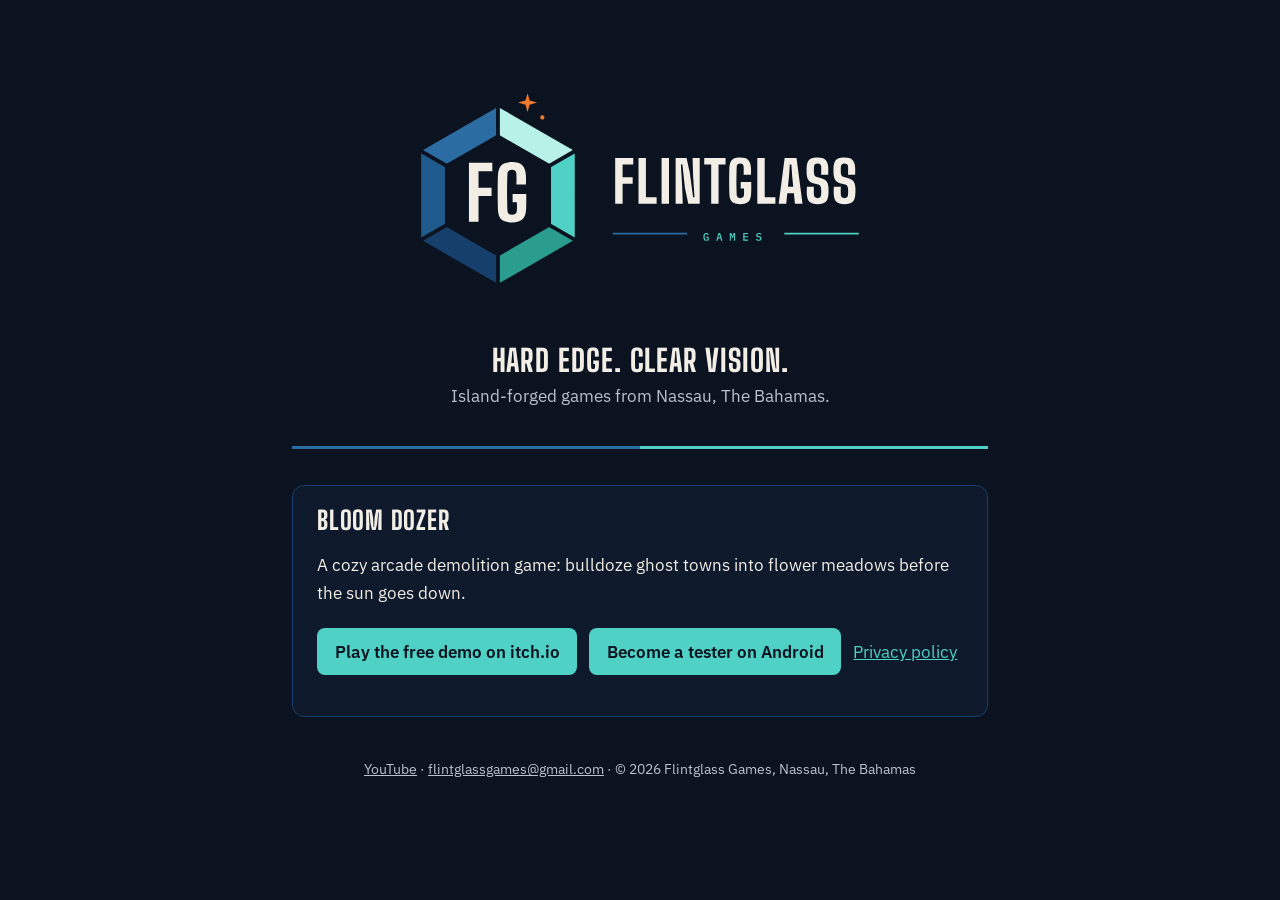
<file: index.html>
<!doctype html>
<html lang="en">
<head>
<meta charset="utf-8">
<meta name="viewport" content="width=device-width, initial-scale=1">
<title>Flintglass Games</title>
<meta name="description" content="Island-forged games from Nassau, The Bahamas. Makers of Bloom Dozer.">
<meta name="theme-color" content="#0B1320">
<link rel="icon" href="/favicon.svg" type="image/svg+xml">
<link rel="stylesheet" href="/site.css">
</head>
<body>
<main class="wrap">
<header>
<img class="lockup" src="/flintglass-games.svg" alt="Flintglass Games" width="859" height="468">
<p class="motto">Hard edge. Clear vision.</p>
<p class="lede">Island-forged games from Nassau, The Bahamas.</p>
</header>
<div class="rule" aria-hidden="true"><span></span><span></span></div>
<section class="game">
<h2>Bloom Dozer</h2>
<p>A cozy arcade demolition game: bulldoze ghost towns into flower meadows before the sun goes down.</p>
<p><a class="btn" href="https://flintglass-games.itch.io/bloom-dozer">Play the free demo on itch.io</a><a class="btn" href="/test/">Become a tester on Android</a><a href="/bloom-dozer/privacy/">Privacy policy</a></p>
</section>
<footer><a href="https://www.youtube.com/@FlintglassGames">YouTube</a> · <a href="mailto:flintglassgames@gmail.com">flintglassgames@gmail.com</a> · © 2026 Flintglass Games, Nassau, The Bahamas</footer>
</main>
</body>
</html>
</file>
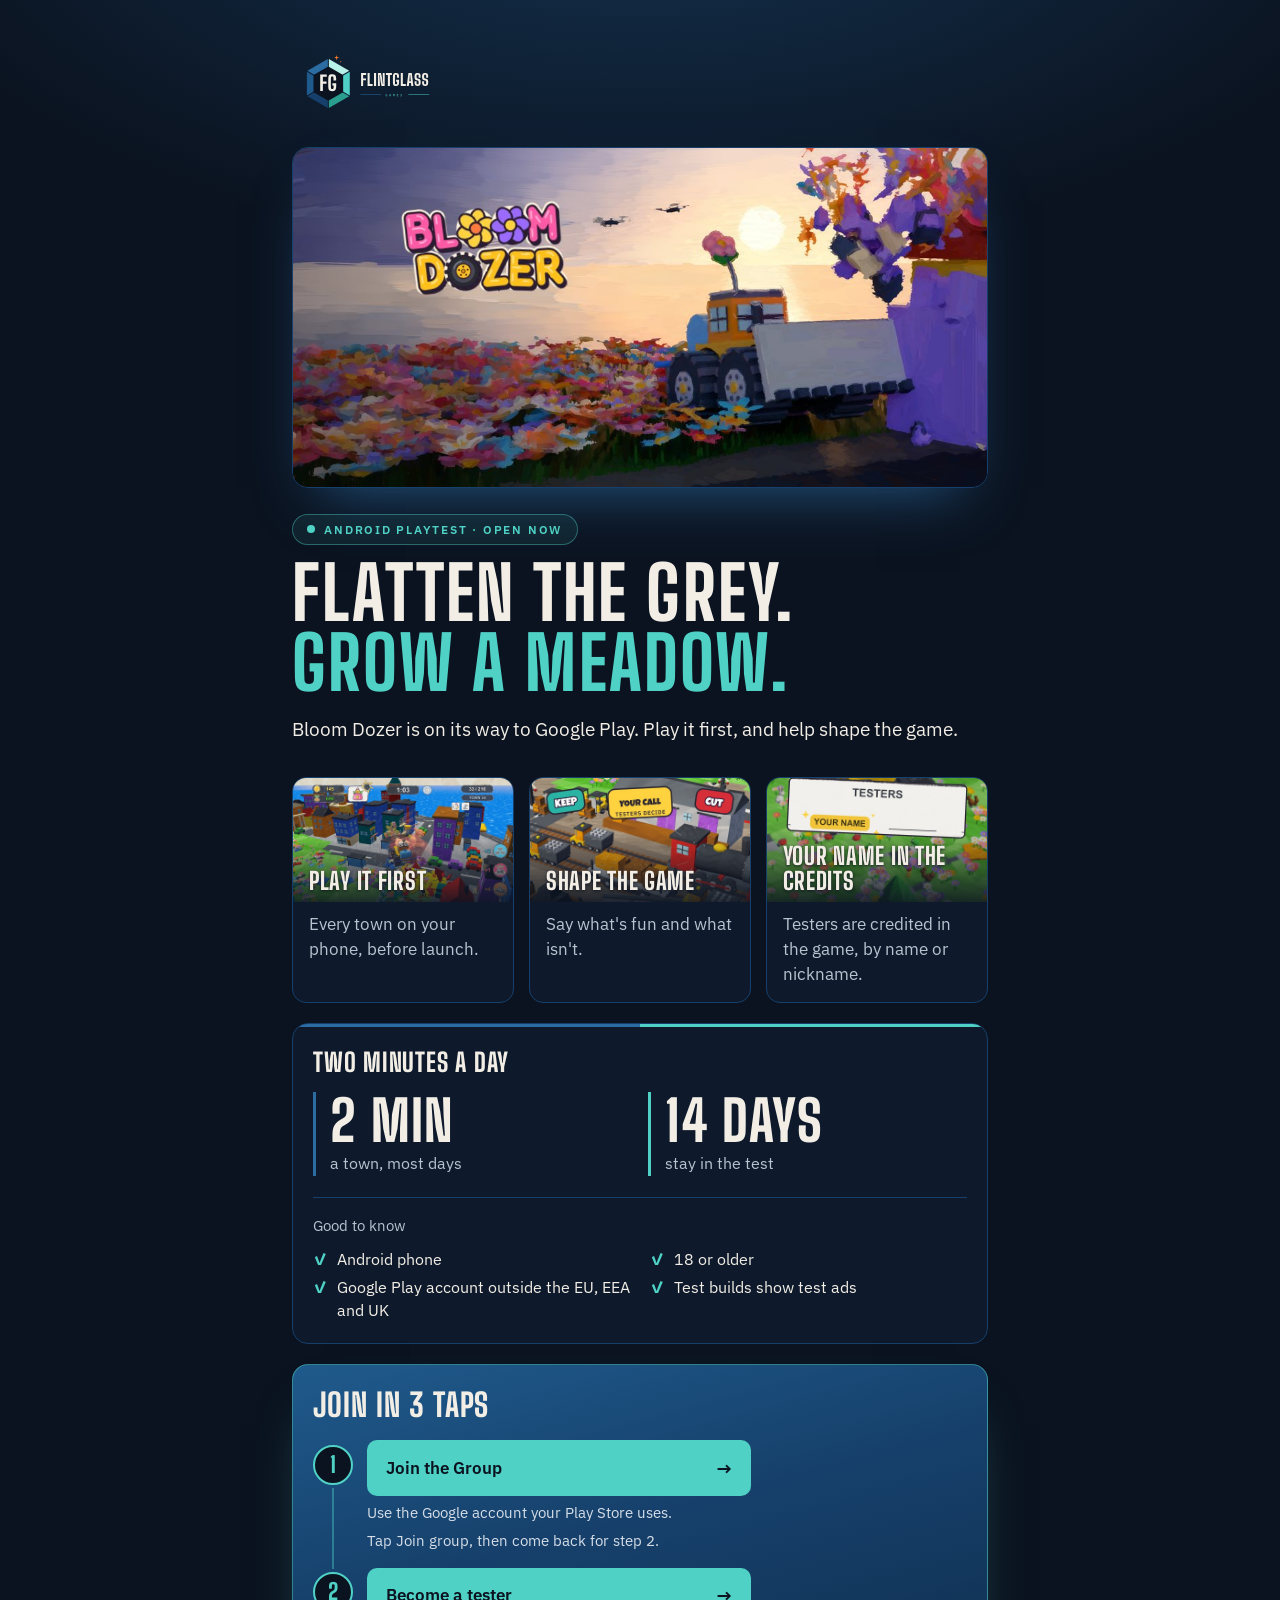
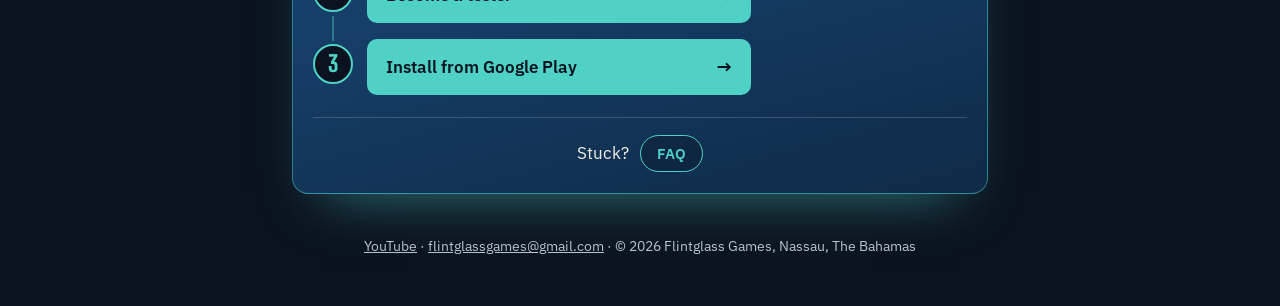
<file: test/index.html>
<!doctype html>
<html lang="en">
<head>
<meta charset="utf-8">
<meta name="viewport" content="width=device-width, initial-scale=1">
<title>Play Bloom Dozer before launch · Flintglass Games</title>
<meta name="description" content="Flatten grey towns into flower meadows. Play Bloom Dozer on Android before launch, help shape it, and get your name in the credits.">
<meta property="og:type" content="website">
<meta property="og:url" content="https://flintglassgames.com/test/">
<meta property="og:title" content="Play Bloom Dozer before launch · Flintglass Games">
<meta property="og:description" content="Flatten grey towns into flower meadows. Play Bloom Dozer on Android before launch, help shape it, and get your name in the credits.">
<meta property="og:image" content="https://flintglassgames.com/test/hero.jpg">
<meta name="twitter:card" content="summary_large_image">
<meta name="theme-color" content="#0B1320">
<link rel="icon" href="/favicon.svg" type="image/svg+xml">
<link rel="stylesheet" href="/site.css">
</head>
<body class="invite">
<main class="wrap">
<nav class="bar"><a class="home" href="/"><img src="/flintglass-games.svg" alt="Flintglass Games home" width="859" height="468"></a></nav>
<img class="hero" src="/test/hero.jpg" alt="Bloom Dozer" width="1024" height="500">
<header class="pitch">
<p class="kicker">Android playtest · open now</p>
<h1><span>Flatten the grey.</span><span>Grow a meadow.</span></h1>
<p class="lede">Bloom Dozer is on its way to Google Play. Play it first, and help shape the game.</p>
</header>
<section class="perks"><article class="perk"><div class="shot"><img src="/test/play_first.jpg" alt="" width="960" height="540"><h3>Play it first</h3></div><p>Every town on your phone, before launch.</p></article><article class="perk"><div class="shot"><img src="/test/shape.jpg" alt="" width="960" height="540"><h3>Shape the game</h3></div><p>Say what&#x27;s fun and what isn&#x27;t.</p></article><article class="perk"><div class="shot"><img src="/test/credits.jpg" alt="" width="960" height="540"><h3>Your name in the credits</h3></div><p>Testers are credited in the game, by name or nickname.</p></article></section>
<section class="panel">
<h2>Two minutes a day</h2>
<div class="tiles"><div class="tile"><b>2 min</b><span>a town, most days</span></div><div class="tile"><b>14 days</b><span>stay in the test</span></div></div>
<div class="facts">Good to know<ul><li>Android phone</li><li>18 or older</li><li>Google Play account outside the EU, EEA and UK</li><li>Test builds show test ads</li></ul></div>
</section>
<section class="panel join" id="join">
<h2>Join in 3 taps</h2>
<ol class="steps"><li class="step"><a class="btn" href="https://groups.google.com/g/bloomdozer-testers/about">Join the Group</a><p class="note">Use the Google account your Play Store uses.</p><p class="note">Tap Join group, then come back for step 2.</p></li><li class="step"><a class="btn" href="https://play.google.com/apps/testing/com.flintglassgames.bloomdozer">Become a tester</a></li><li class="step"><a class="btn" href="https://play.google.com/store/apps/details?id=com.flintglassgames.bloomdozer">Install from Google Play</a></li></ol>
<p class="help">Stuck? <a class="pill" href="/test/faq/">FAQ</a></p>
</section>
<footer><a href="https://www.youtube.com/@FlintglassGames">YouTube</a> · <a href="mailto:flintglassgames@gmail.com">flintglassgames@gmail.com</a> · © 2026 Flintglass Games, Nassau, The Bahamas</footer>
</main>
</body>
</html>
</file>
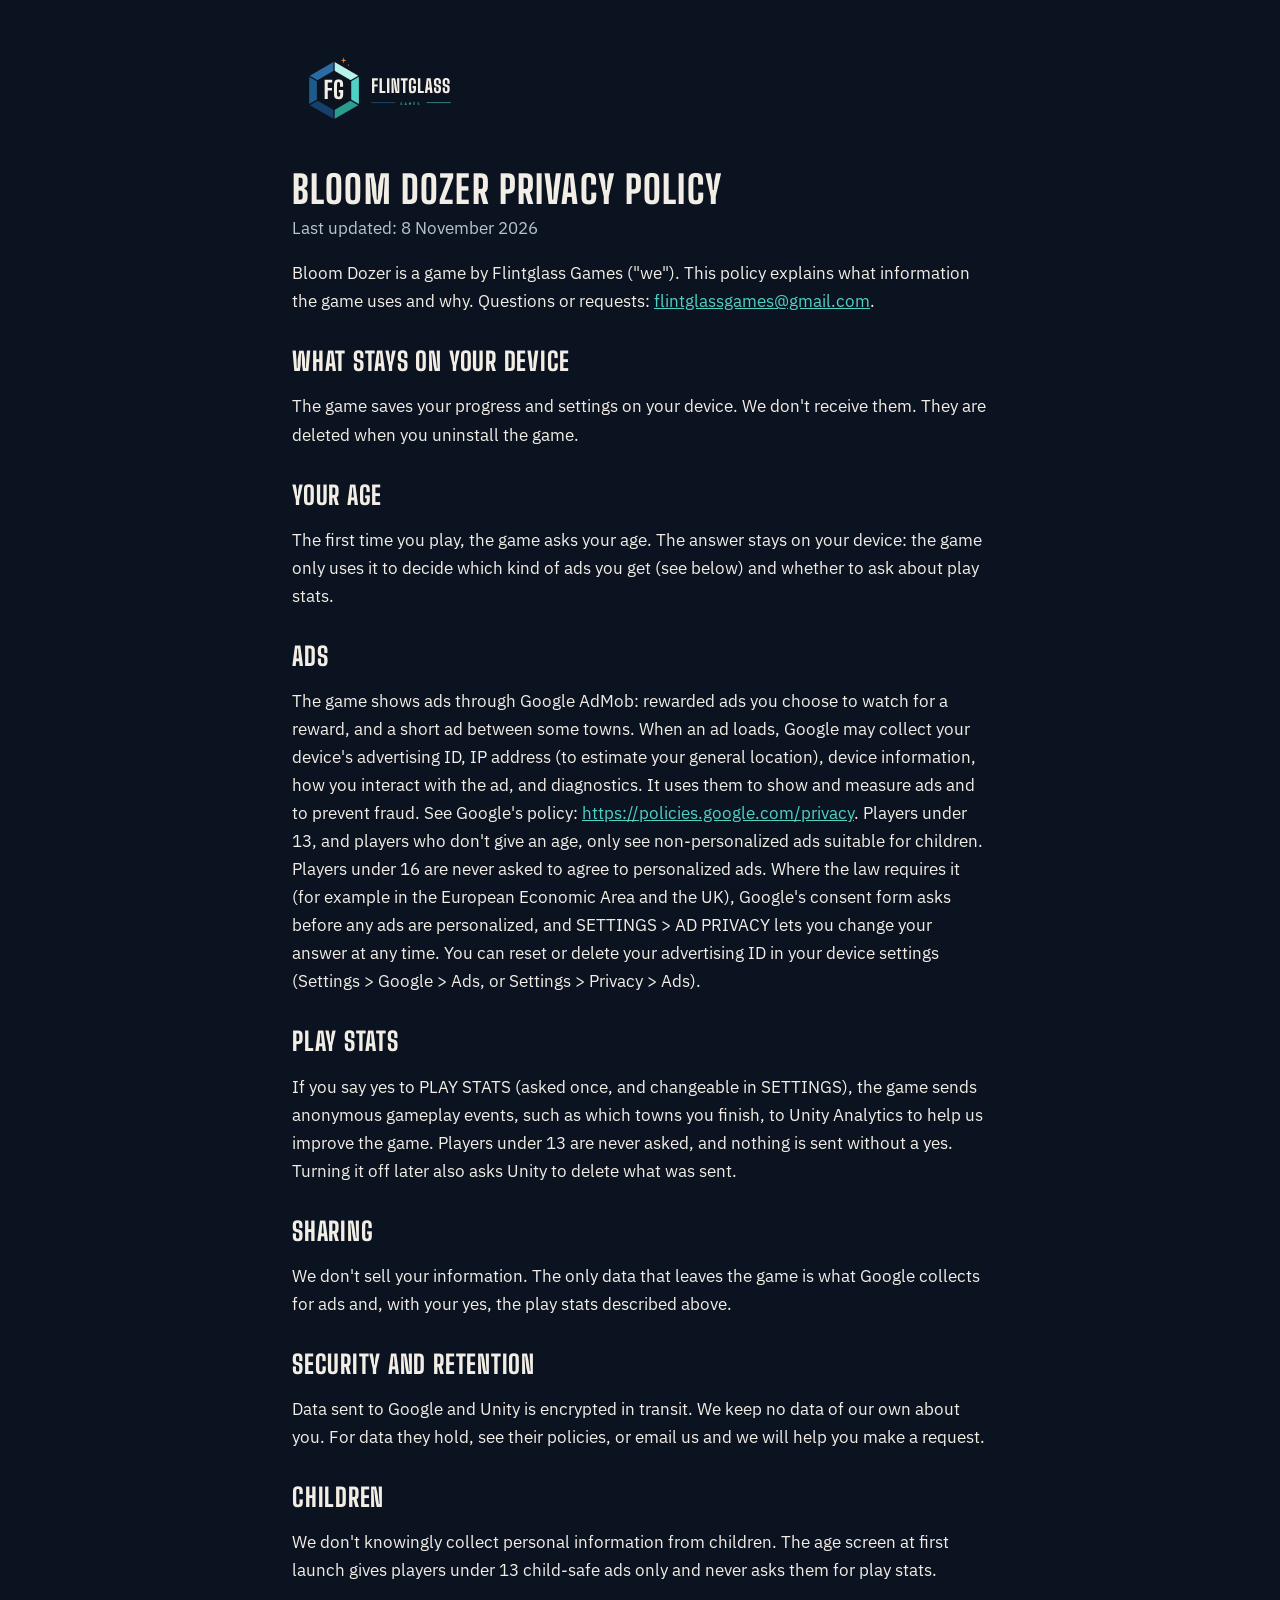
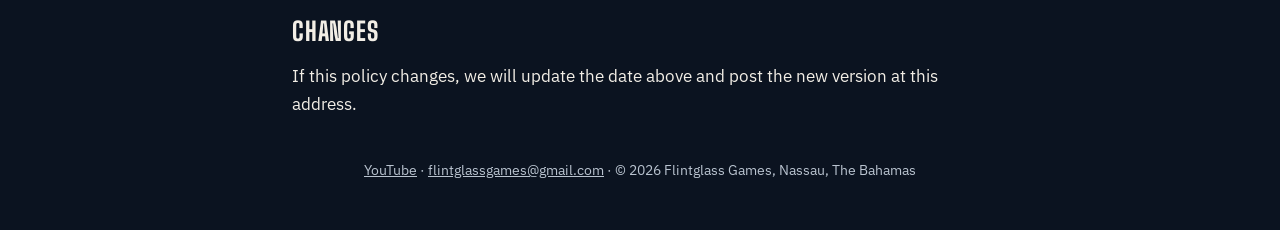
<file: bloom-dozer/privacy/index.html>
<!doctype html>
<html lang="en">
<head>
<meta charset="utf-8">
<meta name="viewport" content="width=device-width, initial-scale=1">
<title>Bloom Dozer privacy policy · Flintglass Games</title>
<meta name="description" content="What information Bloom Dozer uses, what it shares with Google AdMob and Unity Analytics, and why.">
<meta name="theme-color" content="#0B1320">
<link rel="icon" href="/favicon.svg" type="image/svg+xml">
<link rel="stylesheet" href="/site.css">
</head>
<body>
<main class="wrap">
<a class="home" href="/"><img src="/flintglass-games.svg" alt="Flintglass Games home" width="859" height="468"></a>
<h1>Bloom Dozer privacy policy</h1>
<p class="updated">Last updated: 8 November 2026</p>
<p>Bloom Dozer is a game by Flintglass Games (&quot;we&quot;). This policy explains what information the game uses and why. Questions or requests: <a href="mailto:flintglassgames@gmail.com">flintglassgames@gmail.com</a>.</p>
<h2>What stays on your device</h2>
<p>The game saves your progress and settings on your device. We don&#x27;t receive them. They are deleted when you uninstall the game.</p>
<h2>Your age</h2>
<p>The first time you play, the game asks your age. The answer stays on your device: the game only uses it to decide which kind of ads you get (see below) and whether to ask about play stats.</p>
<h2>Ads</h2>
<p>The game shows ads through Google AdMob: rewarded ads you choose to watch for a reward, and a short ad between some towns. When an ad loads, Google may collect your device&#x27;s advertising ID, IP address (to estimate your general location), device information, how you interact with the ad, and diagnostics. It uses them to show and measure ads and to prevent fraud. See Google&#x27;s policy: <a href="https://policies.google.com/privacy">https://policies.google.com/privacy</a>. Players under 13, and players who don&#x27;t give an age, only see non-personalized ads suitable for children. Players under 16 are never asked to agree to personalized ads. Where the law requires it (for example in the European Economic Area and the UK), Google&#x27;s consent form asks before any ads are personalized, and SETTINGS &gt; AD PRIVACY lets you change your answer at any time. You can reset or delete your advertising ID in your device settings (Settings &gt; Google &gt; Ads, or Settings &gt; Privacy &gt; Ads).</p>
<h2>Play stats</h2>
<p>If you say yes to PLAY STATS (asked once, and changeable in SETTINGS), the game sends anonymous gameplay events, such as which towns you finish, to Unity Analytics to help us improve the game. Players under 13 are never asked, and nothing is sent without a yes. Turning it off later also asks Unity to delete what was sent.</p>
<h2>Sharing</h2>
<p>We don&#x27;t sell your information. The only data that leaves the game is what Google collects for ads and, with your yes, the play stats described above.</p>
<h2>Security and retention</h2>
<p>Data sent to Google and Unity is encrypted in transit. We keep no data of our own about you. For data they hold, see their policies, or email us and we will help you make a request.</p>
<h2>Children</h2>
<p>We don&#x27;t knowingly collect personal information from children. The age screen at first launch gives players under 13 child-safe ads only and never asks them for play stats.</p>
<h2>Changes</h2>
<p>If this policy changes, we will update the date above and post the new version at this address.</p>
<footer><a href="https://www.youtube.com/@FlintglassGames">YouTube</a> · <a href="mailto:flintglassgames@gmail.com">flintglassgames@gmail.com</a> · © 2026 Flintglass Games, Nassau, The Bahamas</footer>
</main>
</body>
</html>
</file>
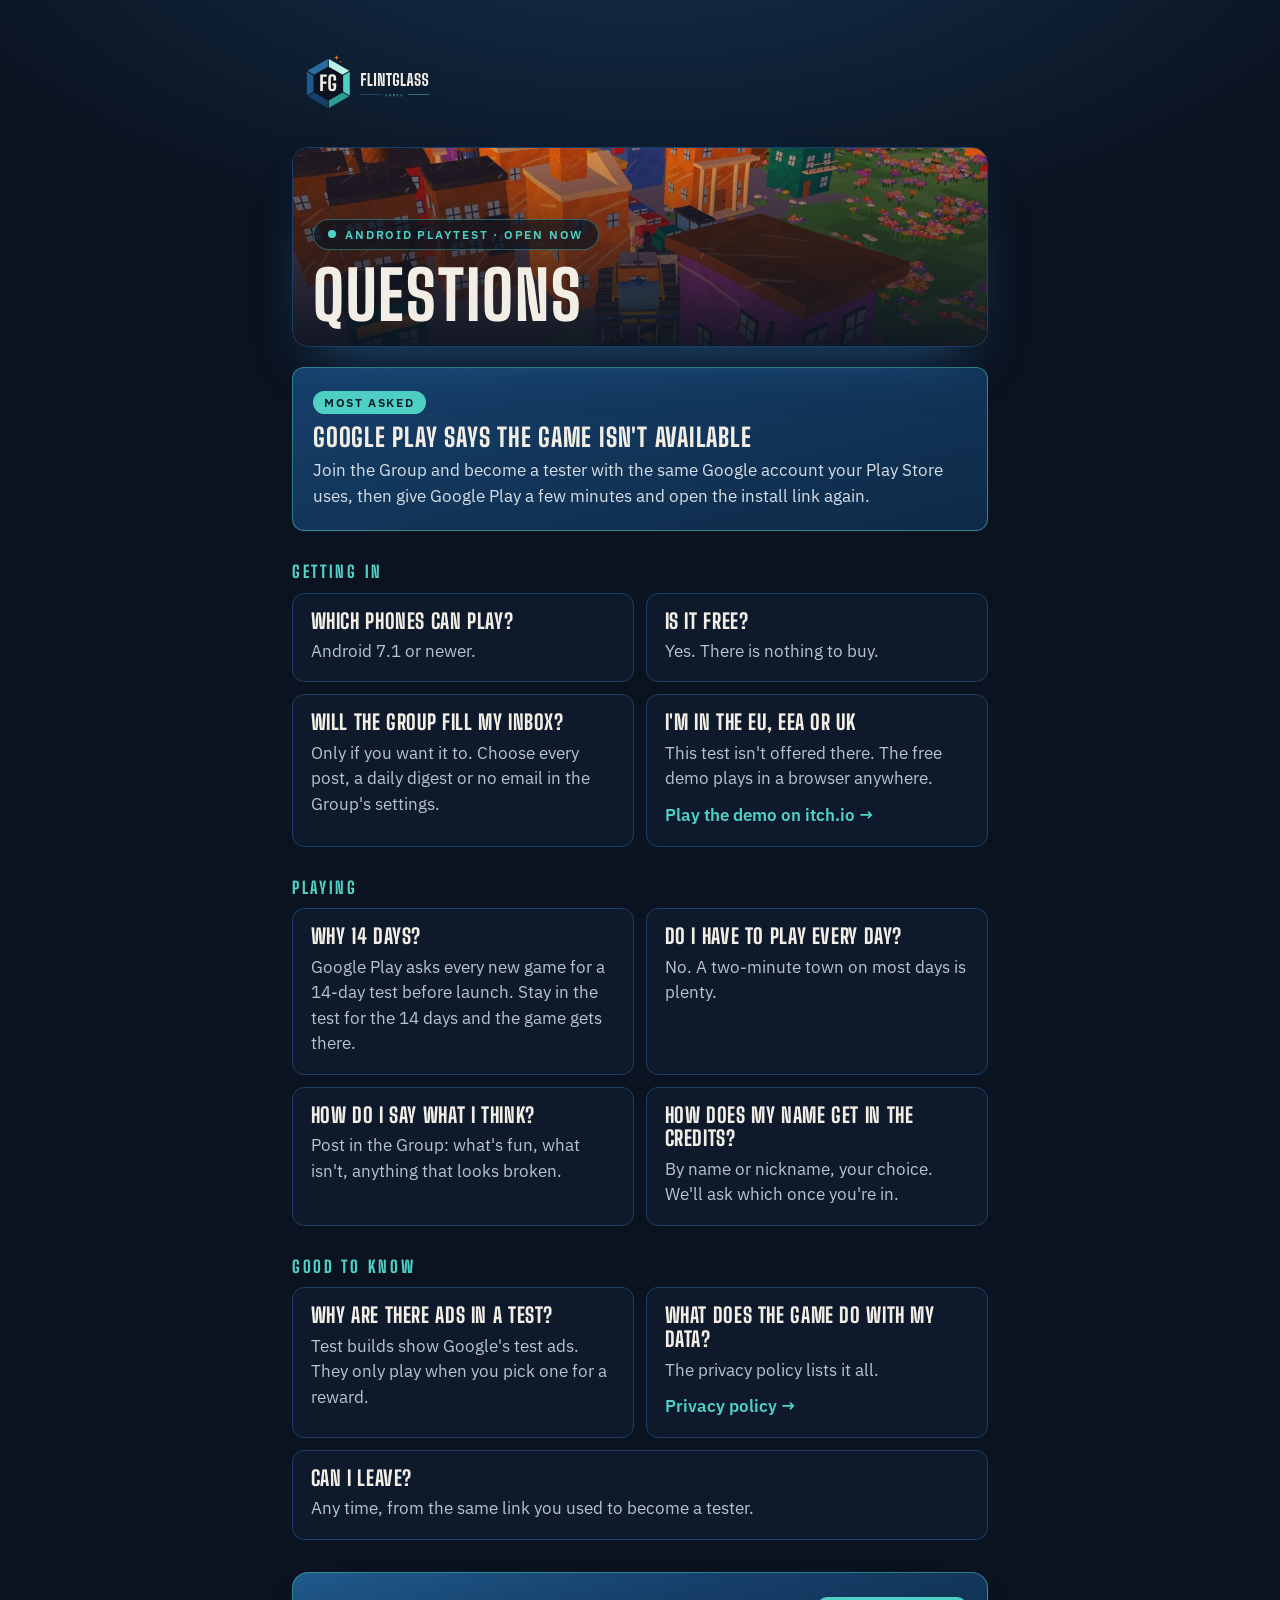
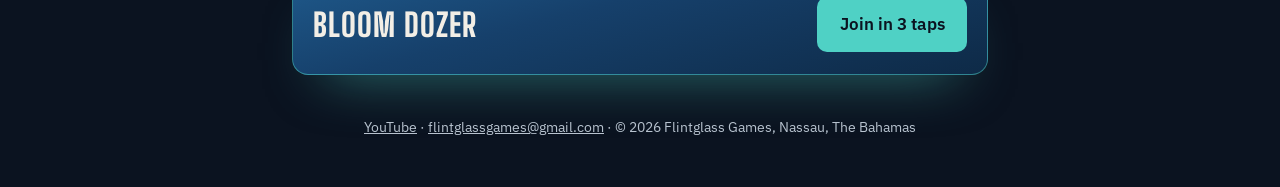
<file: test/faq/index.html>
<!doctype html>
<html lang="en">
<head>
<meta charset="utf-8">
<meta name="viewport" content="width=device-width, initial-scale=1">
<title>Bloom Dozer playtest FAQ · Flintglass Games</title>
<meta name="description" content="Short answers about the Bloom Dozer Android playtest: joining, installing, the 14 days and the credits.">
<meta name="theme-color" content="#0B1320">
<link rel="icon" href="/favicon.svg" type="image/svg+xml">
<link rel="stylesheet" href="/site.css">
</head>
<body class="invite">
<main class="wrap">
<nav class="bar"><a class="home" href="/"><img src="/flintglass-games.svg" alt="Flintglass Games home" width="859" height="468"></a></nav>
<header class="banner"><img src="/test/faq/banner.jpg" alt="" width="960" height="400"><div>
<p class="kicker">Android playtest · open now</p>
<h1>Questions</h1>
</div></header>
<article class="qa top"><span class="tag">Most asked</span><h3>Google Play says the game isn&#x27;t available</h3><p>Join the Group and become a tester with the same Google account your Play Store uses, then give Google Play a few minutes and open the install link again.</p></article>
<section><h2 class="group">Getting in</h2><div class="qas"><article class="qa"><h3>Which phones can play?</h3><p>Android 7.1 or newer.</p></article><article class="qa"><h3>Is it free?</h3><p>Yes. There is nothing to buy.</p></article><article class="qa"><h3>Will the Group fill my inbox?</h3><p>Only if you want it to. Choose every post, a daily digest or no email in the Group&#x27;s settings.</p></article><article class="qa"><h3>I&#x27;m in the EU, EEA or UK</h3><p>This test isn&#x27;t offered there. The free demo plays in a browser anywhere.</p><a class="more" href="https://flintglass-games.itch.io/bloom-dozer">Play the demo on itch.io</a></article></div></section><section><h2 class="group">Playing</h2><div class="qas"><article class="qa"><h3>Why 14 days?</h3><p>Google Play asks every new game for a 14-day test before launch. Stay in the test for the 14 days and the game gets there.</p></article><article class="qa"><h3>Do I have to play every day?</h3><p>No. A two-minute town on most days is plenty.</p></article><article class="qa"><h3>How do I say what I think?</h3><p>Post in the Group: what&#x27;s fun, what isn&#x27;t, anything that looks broken.</p></article><article class="qa"><h3>How does my name get in the credits?</h3><p>By name or nickname, your choice. We&#x27;ll ask which once you&#x27;re in.</p></article></div></section><section><h2 class="group">Good to know</h2><div class="qas"><article class="qa"><h3>Why are there ads in a test?</h3><p>Test builds show Google&#x27;s test ads. They only play when you pick one for a reward.</p></article><article class="qa"><h3>What does the game do with my data?</h3><p>The privacy policy lists it all.</p><a class="more" href="https://flintglassgames.com/bloom-dozer/privacy/">Privacy policy</a></article><article class="qa"><h3>Can I leave?</h3><p>Any time, from the same link you used to become a tester.</p></article></div></section>
<section class="panel join cta"><h2>Bloom Dozer</h2><a class="btn" href="/test/#join">Join in 3 taps</a></section>
<footer><a href="https://www.youtube.com/@FlintglassGames">YouTube</a> · <a href="mailto:flintglassgames@gmail.com">flintglassgames@gmail.com</a> · © 2026 Flintglass Games, Nassau, The Bahamas</footer>
</main>
</body>
</html>
</file>
<file: site.css>
@font-face{font-family:"Big Shoulders Display";src:url(/fonts/BigShouldersDisplay-VF.ttf) format("truetype");
font-weight:100 900;font-display:swap}
@font-face{font-family:"IBM Plex Sans";src:url(/fonts/IBMPlexSans-VF.ttf) format("truetype");font-weight:100 700;
font-display:swap}
:root{--navy:#0B1320;--deep:#16406B;--atlantic:#2B6CA3;--teal:#2A9D8F;--turq:#4FD1C5;--foam:#F2EEE6;--muted:#B9C3CF;
color-scheme:dark}
*{box-sizing:border-box}
html{background:var(--navy)}
body{margin:0;background:var(--navy);color:var(--foam);font:17px/1.65 "IBM Plex Sans",system-ui,-apple-system,"Segoe UI",
sans-serif;-webkit-text-size-adjust:100%}
a{color:var(--turq)}
a:hover{color:var(--foam)}
.wrap{max-width:46rem;margin:0 auto;padding:2.5rem 1.25rem 3rem}
.lockup{display:block;width:100%;max-width:34rem;height:auto;margin:0 auto}
.motto{text-align:center;font:800 1.9rem/1.1 "Big Shoulders Display",Impact,sans-serif;text-transform:uppercase;
letter-spacing:.03em;margin:.5rem 0 .25rem}
.lede{text-align:center;color:var(--muted);margin:0}
.rule{display:flex;height:3px;margin:2.25rem 0}
.rule span{flex:1}.rule span:first-child{background:var(--atlantic)}.rule span:last-child{background:var(--turq)}
h1,h2{font-family:"Big Shoulders Display",Impact,sans-serif;font-weight:800;text-transform:uppercase;
letter-spacing:.03em;line-height:1.1}
h1{font-size:2.4rem;margin:0 0 .25rem}
h2{font-size:1.6rem;margin:2rem 0 .4rem}
.game{border:1px solid var(--deep);border-radius:12px;padding:1.25rem 1.5rem;background:#0E1A2C}
.game h2{margin-top:0}
.btn{display:inline-block;background:var(--turq);color:var(--navy);font-weight:600;text-decoration:none;
padding:.6rem 1.1rem;border-radius:8px;margin:.25rem .75rem .25rem 0}
.btn:hover{background:var(--foam);color:var(--navy)}
footer{margin-top:2.5rem;color:var(--muted);font-size:.9rem;text-align:center}
footer a{color:var(--muted)}
.home{display:inline-block;margin-bottom:1.5rem;text-decoration:none}
.home img{width:11rem;height:auto;display:block}
.updated{color:var(--muted);margin-top:0}
body.invite{background:radial-gradient(70rem 34rem at 50% -8rem,rgba(31,90,140,.45),rgba(11,19,32,0) 70%) no-repeat
var(--navy)}
.bar{margin:0 0 1.5rem}
.bar .home{display:block;width:max-content;margin:0}
.bar .home img{width:9.5rem}
.pill{display:inline-block;border:1px solid rgba(79,209,197,.55);border-radius:999px;padding:.3rem 1rem;font-weight:600;
font-size:.95rem;text-decoration:none;color:var(--turq);white-space:nowrap}
.pill:hover{background:var(--turq);color:var(--navy)}
.hero{display:block;width:100%;height:auto;border-radius:16px;border:1px solid var(--deep);
box-shadow:0 1.75rem 3.5rem -1.75rem rgba(43,108,163,.8);margin:0 0 1.6rem}
.kicker{display:inline-flex;align-items:center;gap:.55rem;border:1px solid rgba(79,209,197,.4);
background:rgba(79,209,197,.08);border-radius:999px;padding:.3rem .9rem;font-size:.74rem;font-weight:600;
letter-spacing:.15em;text-transform:uppercase;color:var(--turq);margin:0 0 .9rem}
.kicker::before{content:"";flex:none;width:.5rem;height:.5rem;border-radius:50%;background:var(--turq);
animation:pulse 2s infinite}
@keyframes pulse{from{box-shadow:0 0 0 0 rgba(79,209,197,.6)}to{box-shadow:0 0 0 .55rem rgba(79,209,197,0)}}
@media (prefers-reduced-motion:reduce){.kicker::before{animation:none}}
.pitch h1{font-size:clamp(3rem,11.5vw,4.6rem);line-height:.95;margin:0 0 .9rem}
.pitch h1 span{display:block}
.pitch h1 span:last-child{color:var(--turq)}
.pitch .lede{text-align:left;font-size:1.2rem;color:var(--foam);margin:0}
.perks{display:grid;grid-template-columns:repeat(auto-fit,minmax(12.5rem,1fr));gap:.9rem;margin:2rem 0 0}
.perk{border:1px solid var(--deep);border-radius:14px;background:#0E1A2C;overflow:hidden}
.shot{position:relative}
.shot img{display:block;width:100%;height:auto;aspect-ratio:16/9;object-fit:cover}
.shot::after{content:"";position:absolute;inset:45% 0 0;background:linear-gradient(rgba(11,19,32,0),rgba(11,19,32,.86))}
.shot h3{position:absolute;z-index:1;left:1rem;right:1rem;bottom:.55rem;margin:0;
font:800 1.5rem/1.05 "Big Shoulders Display",Impact,sans-serif;text-transform:uppercase;letter-spacing:.03em;
text-shadow:0 1px 3px rgba(11,19,32,.9)}
.perk p{margin:.65rem 1rem .95rem;color:var(--muted);line-height:1.45}
.panel{position:relative;overflow:hidden;border:1px solid var(--deep);border-radius:16px;background:#0E1A2C;
padding:1.5rem 1.25rem 1.35rem;margin:1.25rem 0 0}
.panel::before{content:"";position:absolute;inset:0 0 auto;height:3px;
background:linear-gradient(90deg,var(--atlantic) 50%,var(--turq) 50%)}
.panel h2{margin:0 0 1rem}
.tiles{display:grid;grid-template-columns:repeat(auto-fit,minmax(8rem,1fr));gap:1rem}
.tile{border-left:3px solid var(--atlantic);padding:.1rem 0 .1rem .9rem}
.tile:nth-child(even){border-left-color:var(--turq)}
.tile b{display:block;font:800 clamp(2.7rem,10vw,3.5rem)/1 "Big Shoulders Display",Impact,sans-serif;
text-transform:uppercase;letter-spacing:.02em;color:var(--foam)}
.tile span{display:block;margin-top:.25rem;color:var(--muted);font-size:.98rem;line-height:1.35}
.facts{margin:1.3rem 0 0;padding:1rem 0 0;border-top:1px solid var(--deep);color:var(--muted);font-size:.92rem}
.facts ul{display:grid;grid-template-columns:repeat(auto-fit,minmax(15rem,1fr));gap:.35rem 1.25rem;list-style:none;
margin:.6rem 0 0;padding:0}
.facts li{position:relative;padding-left:1.5rem;color:var(--foam);font-size:.98rem;line-height:1.45}
.facts li::before{content:"✓";position:absolute;left:0;color:var(--turq);font-weight:700}
.join{background:linear-gradient(165deg,#1F5A8C 0%,#16406B 40%,#0E2A47 100%);border-color:rgba(79,209,197,.5);
box-shadow:0 1.75rem 3.5rem -2rem rgba(79,209,197,.6)}
.join::before{display:none}
.join h2{margin:0 0 1.2rem;font-size:2rem;line-height:1}
.steps{list-style:none;margin:0;padding:0;counter-reset:step}
.step{counter-increment:step;position:relative;padding:0 0 1rem 3.4rem}
.step:last-child{padding-bottom:0}
.step::before{content:counter(step);position:absolute;left:0;top:.3rem;width:2.5rem;height:2.5rem;border-radius:50%;
box-sizing:border-box;border:2px solid var(--turq);background:var(--navy);color:var(--turq);
font:800 1.4rem/calc(2.5rem - 4px) "Big Shoulders Display",Impact,sans-serif;text-align:center}
.step::after{content:"";position:absolute;left:calc(1.25rem - 1px);top:3rem;bottom:-.1rem;width:2px;
background:rgba(79,209,197,.4)}
.step:last-child::after{display:none}
.step .btn{display:flex;align-items:center;justify-content:space-between;gap:1rem;max-width:24rem;margin:0;
padding:.85rem 1.15rem;font-size:1.08rem;border-radius:10px}
.step .btn::after{content:"→";font-size:1.2rem;line-height:1}
@media (max-width:26rem){.panel{padding-left:1rem;padding-right:1rem}.step{padding-left:3.1rem}
.step .btn{padding:.85rem .9rem;font-size:1rem;gap:.5rem}}
.note{margin:.45rem 0 0;color:#D6DEE8;font-size:.92rem;line-height:1.4}
.help{display:flex;align-items:center;justify-content:center;gap:.7rem;margin:1.35rem 0 0;padding:1.1rem 0 0;
border-top:1px solid rgba(242,238,230,.18)}
.help .pill{border-color:var(--turq);background:rgba(11,19,32,.35)}
.help .pill:hover{background:var(--turq)}
.banner{position:relative;display:flex;align-items:flex-end;min-height:12.5rem;overflow:hidden;border-radius:16px;
border:1px solid var(--deep);box-shadow:0 1.75rem 3.5rem -1.75rem rgba(43,108,163,.8)}
.banner img{position:absolute;inset:0;width:100%;height:100%;object-fit:cover}
.banner::after{content:"";position:absolute;inset:0;background:linear-gradient(rgba(11,19,32,.05),rgba(11,19,32,.92))}
.banner div{position:relative;z-index:1;padding:1.1rem 1.25rem}
.banner .kicker{background:rgba(11,19,32,.7)}
.banner h1{font-size:clamp(3rem,11.5vw,4.2rem);line-height:.95;margin:0}
.group{font-size:1.05rem;letter-spacing:.16em;color:var(--turq);margin:2rem 0 .7rem}
.qas{display:grid;grid-template-columns:repeat(auto-fit,minmax(17rem,1fr));gap:.75rem}
.qa{border:1px solid var(--deep);border-radius:12px;background:#0E1A2C;padding:1rem 1.1rem 1.05rem}
.qa:last-child:nth-child(odd){grid-column:1/-1}
.qa h3{font:800 1.3rem/1.15 "Big Shoulders Display",Impact,sans-serif;text-transform:uppercase;letter-spacing:.03em;
margin:0 0 .35rem}
.qa p{margin:0;color:var(--muted);line-height:1.5}
.more{display:inline-block;margin-top:.55rem;font-weight:600;text-decoration:none}
.more::after{content:" →"}
.qa.top{margin:1.25rem 0 0;padding:1.2rem 1.25rem 1.3rem;border-color:rgba(79,209,197,.5);
background:linear-gradient(165deg,#16406B,#0E2A47)}
.qa.top h3{font-size:1.6rem}
.qa.top p{color:#D6DEE8}
.tag{display:inline-block;margin:0 0 .6rem;border-radius:999px;background:var(--turq);color:var(--navy);
padding:.1rem .7rem;font-size:.72rem;font-weight:600;letter-spacing:.14em;text-transform:uppercase}
.cta{display:flex;flex-wrap:wrap;align-items:center;justify-content:space-between;gap:1rem;margin-top:2rem}
.cta h2{margin:0}
.cta .btn{margin:0;padding:.85rem 1.4rem;font-size:1.08rem;border-radius:10px}
</file>
